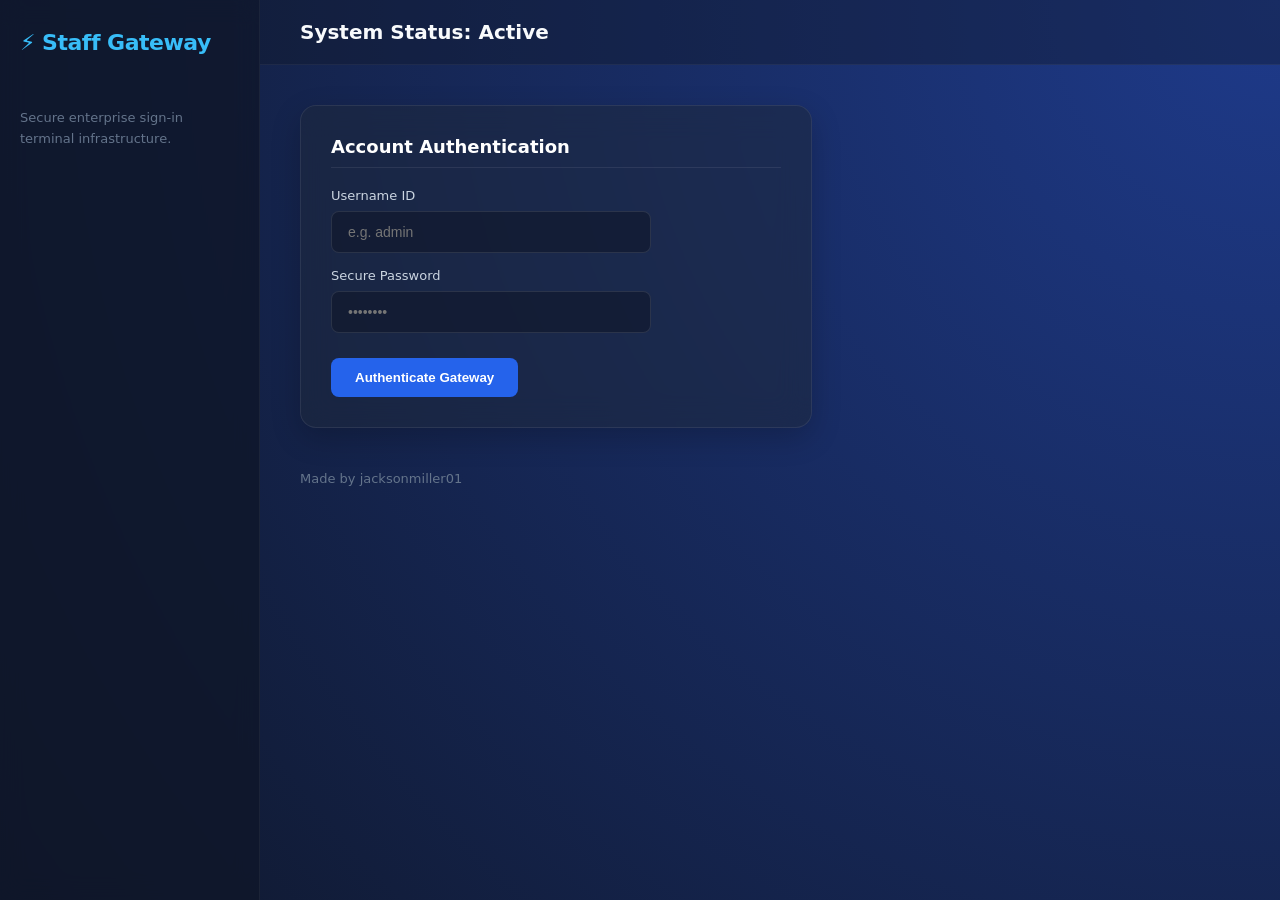
<file: index.html>
<!DOCTYPE html>
<html lang="en">
<head>
    <meta charset="UTF-8">
    <meta name="viewport" content="width=device-width, initial-scale=1.0">
    <title>Staff Gateway</title>
    <link rel="stylesheet" href="style.css?v=5">
</head>
<body>
    <div class="sidebar">
        <div class="logo-section">⚡ Staff Gateway</div>
        <p style="color: #64748b; font-size: 13px; line-height: 1.6;">Secure enterprise sign-in terminal infrastructure.</p>
    </div>
    
    <div class="content-area">
        <div class="top-nav">
            <h2>System Status: Active</h2>
        </div>
        <main>
            <div class="panel-card" style="max-width: 450px;">
                <h3>Account Authentication</h3>
                <form onsubmit="handleLogin(event)">
                    <label style="display:block; margin-bottom:8px; font-size:13px; color:#cbd5e1;">Username ID</label>
                    <input type="text" id="username" class="input-field" required placeholder="e.g. admin">
                    
                    <label style="display:block; margin-bottom:8px; font-size:13px; color:#cbd5e1;">Secure Password</label>
                    <input type="password" id="password" class="input-field" required placeholder="••••••••">
                    
                    <div style="margin-top: 10px;">
                        <button type="submit" class="btn-primary">Authenticate Gateway</button>
                    </div>
                </form>
            </div>
            <p style="color: #64748b; font-size: 13px;">Made by jacksonmiller01</p>
        </main>
    </div>

    <script>
        function handleLogin(event) {
            event.preventDefault(); 
            const user = document.getElementById("username").value;
            const pass = document.getElementById("password").value;

            if (user === "admin" && pass === "password123") {
                window.location.href = "dashboard.html";
            } else {
                alert("Invalid terminal access credentials.");
            }
        }
    </script>
</body>
</html>
</file>
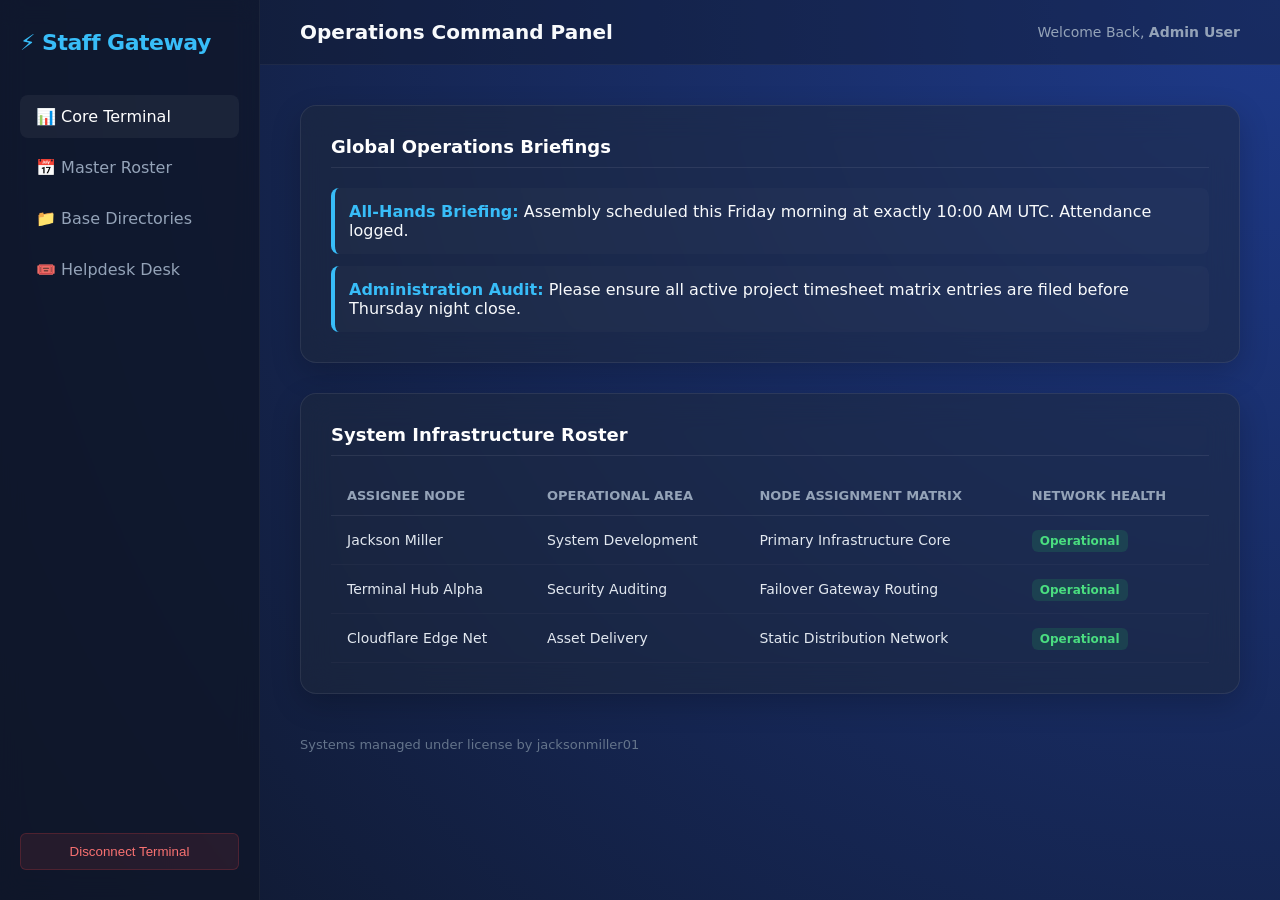
<file: dashboard.html>
<!DOCTYPE html>
<html lang="en">
<head>
    <meta charset="UTF-8">
    <meta name="viewport" content="width=device-width, initial-scale=1.0">
    <title>Enterprise Operations Dashboard</title>
    <link rel="stylesheet" href="style.css?v=5">
</head>
<body>
    <!-- Permanent Navigation Left Sidebar -->
    <div class="sidebar">
        <div class="logo-section">⚡ Staff Gateway</div>
        <ul class="nav-links">
            <li class="active"><a href="#">📊 Core Terminal</a></li>
            <li><a href="#" onclick="alert('Module loading...')">📅 Master Roster</a></li>
            <li><a href="#" onclick="alert('Accessing secure records...')">📁 Base Directories</a></li>
            <li><a href="#" onclick="alert('Opening support routing...')">🎟️ Helpdesk Desk</a></li>
        </ul>
        <div class="sidebar-footer">
            <button class="btn-logout" onclick="logout()">Disconnect Terminal</button>
        </div>
    </div>

    <!-- Main Workspace Frame -->
    <div class="content-area">
        <div class="top-nav">
            <h2>Operations Command Panel</h2>
            <div style="font-size: 14px; color: #94a3b8;">Welcome Back, <strong>Admin User</strong></div>
        </div>
        
        <main>
            <!-- Top Dashboard Section: Announcements -->
            <div class="panel-card">
                <h3>Global Operations Briefings</h3>
                <div style="display: flex; flex-direction: column; gap: 12px;">
                    <div style="background: rgba(255,255,255,0.02); padding: 14px; border-radius: 8px; border-left: 4px solid #38bdf8;">
                        <strong style="color: #38bdf8;">All-Hands Briefing:</strong> Assembly scheduled this Friday morning at exactly 10:00 AM UTC. Attendance logged.
                    </div>
                    <div style="background: rgba(255,255,255,0.02); padding: 14px; border-radius: 8px; border-left: 4px solid #38bdf8;">
                        <strong style="color: #38bdf8;">Administration Audit:</strong> Please ensure all active project timesheet matrix entries are filed before Thursday night close.
                    </div>
                </div>
            </div>

            <!-- Bottom Dashboard Section: Wide Data Matrix Table -->
            <div class="panel-card">
                <h3>System Infrastructure Roster</h3>
                <table class="data-table">
                    <thead>
                        <tr>
                            <th>Assignee Node</th>
                            <th>Operational Area</th>
                            <th>Node Assignment Matrix</th>
                            <th>Network Health</th>
                        </tr>
                    </thead>
                    <tbody>
                        <tr>
                            <td>Jackson Miller</td>
                            <td>System Development</td>
                            <td>Primary Infrastructure Core</td>
                            <td><span class="status-badge">Operational</span></td>
                        </tr>
                        <tr>
                            <td>Terminal Hub Alpha</td>
                            <td>Security Auditing</td>
                            <td>Failover Gateway Routing</td>
                            <td><span class="status-badge">Operational</span></td>
                        </tr>
                        <tr>
                            <td>Cloudflare Edge Net</td>
                            <td>Asset Delivery</td>
                            <td>Static Distribution Network</td>
                            <td><span class="status-badge">Operational</span></td>
                        </tr>
                    </tbody>
                </table>
            </div>
            
            <p style="color: #64748b; font-size: 13px;">Systems managed under license by jacksonmiller01</p>
        </main>
    </div>

    <script>
        function logout() {
            window.location.href = "index.html";
        }
    </script>
</body>
</html>
</file>
<file: style.css>
/* Modern Full-Screen SaaS Sidebar Layout */
body {
    font-family: 'Segoe UI', system-ui, -apple-system, sans-serif;
    margin: 0;
    padding: 0;
    background: radial-gradient(circle at top right, #1e3a8a 0%, #0f172a 100%);
    color: #f8fafc;
    min-height: 100vh;
    display: flex; /* Arranges sidebar and content side-by-side */
}

/* Fixed Left Sidebar Menu */
.sidebar {
    width: 260px;
    background: rgba(15, 23, 42, 0.8);
    backdrop-filter: blur(12px);
    -webkit-backdrop-filter: blur(12px);
    border-right: 1px solid rgba(255, 255, 255, 0.05);
    display: flex;
    flex-direction: column;
    padding: 30px 20px;
    box-sizing: border-box;
}

.logo-section {
    font-size: 22px;
    font-weight: 700;
    color: #38bdf8;
    margin-bottom: 40px;
    letter-spacing: -0.5px;
}

.nav-links {
    list-style: none;
    padding: 0;
    margin: 0;
    display: flex;
    flex-direction: column;
    gap: 8px;
}

.nav-links li a {
    display: flex;
    align-items: center;
    gap: 12px;
    color: #94a3b8;
    text-decoration: none;
    padding: 12px 16px;
    border-radius: 8px;
    font-weight: 500;
    transition: all 0.2s ease;
}

.nav-links li a:hover, .nav-links li.active a {
    color: #ffffff;
    background: rgba(255, 255, 255, 0.05);
}

.sidebar-footer {
    margin-top: auto;
}

/* Right-Side Main Content Window */
.content-area {
    flex: 1;
    display: flex;
    flex-direction: column;
}

/* Top Stats Banner Bar */
.top-nav {
    display: flex;
    justify-content: space-between;
    align-items: center;
    padding: 20px 40px;
    background: rgba(15, 23, 42, 0.4);
    border-bottom: 1px solid rgba(255, 255, 255, 0.05);
}

.top-nav h2 {
    margin: 0;
    font-size: 20px;
    font-weight: 600;
}

/* Wide Dashboard Grid Layout */
main {
    padding: 40px;
    display: flex;
    flex-direction: column;
    gap: 30px;
}

/* Wide Content Feature Panels */
.panel-card {
    background: rgba(30, 41, 59, 0.5);
    border: 1px solid rgba(255, 255, 255, 0.08);
    backdrop-filter: blur(16px);
    -webkit-backdrop-filter: blur(16px);
    padding: 30px;
    border-radius: 16px;
    box-shadow: 0 10px 30px rgba(0, 0, 0, 0.2);
}

.panel-card h3 {
    margin-top: 0;
    margin-bottom: 20px;
    font-size: 18px;
    color: #ffffff;
    border-bottom: 1px solid rgba(255, 255, 255, 0.08);
    padding-bottom: 10px;
}

/* Responsive Table Styling */
.data-table {
    width: 100%;
    border-collapse: collapse;
    margin-top: 10px;
    text-align: left;
}

.data-table th {
    color: #94a3b8;
    font-size: 13px;
    font-weight: 600;
    text-transform: uppercase;
    padding: 12px 16px;
    border-bottom: 1px solid rgba(255, 255, 255, 0.08);
}

.data-table td {
    padding: 16px;
    font-size: 14px;
    color: #e2e8f0;
    border-bottom: 1px solid rgba(255, 255, 255, 0.03);
}

.status-badge {
    background: rgba(34, 197, 94, 0.15);
    color: #4ade80;
    padding: 4px 8px;
    border-radius: 6px;
    font-size: 12px;
    font-weight: 600;
}

/* Action Inputs & Buttons */
.input-field {
    width: 100%;
    max-width: 320px;
    padding: 12px 16px;
    background: rgba(15, 23, 42, 0.6);
    border: 1px solid rgba(255, 255, 255, 0.1);
    border-radius: 8px;
    color: #ffffff;
    font-size: 14px;
    box-sizing: border-box;
    margin-bottom: 15px;
}

.input-field:focus {
    border-color: #38bdf8;
    outline: none;
}

.btn-primary {
    padding: 12px 24px;
    background: #2563eb;
    color: white;
    border: none;
    border-radius: 8px;
    font-weight: 600;
    cursor: pointer;
    transition: all 0.2s ease;
}

.btn-primary:hover {
    background: #1d4ed8;
}

.btn-logout {
    background: rgba(239, 68, 68, 0.1);
    color: #f87171;
    border: 1px solid rgba(239, 68, 68, 0.2);
    width: 100%;
    padding: 10px;
    border-radius: 6px;
    cursor: pointer;
    font-weight: 500;
}

.btn-logout:hover {
    background: rgba(239, 68, 68, 0.2);
}
</file>
